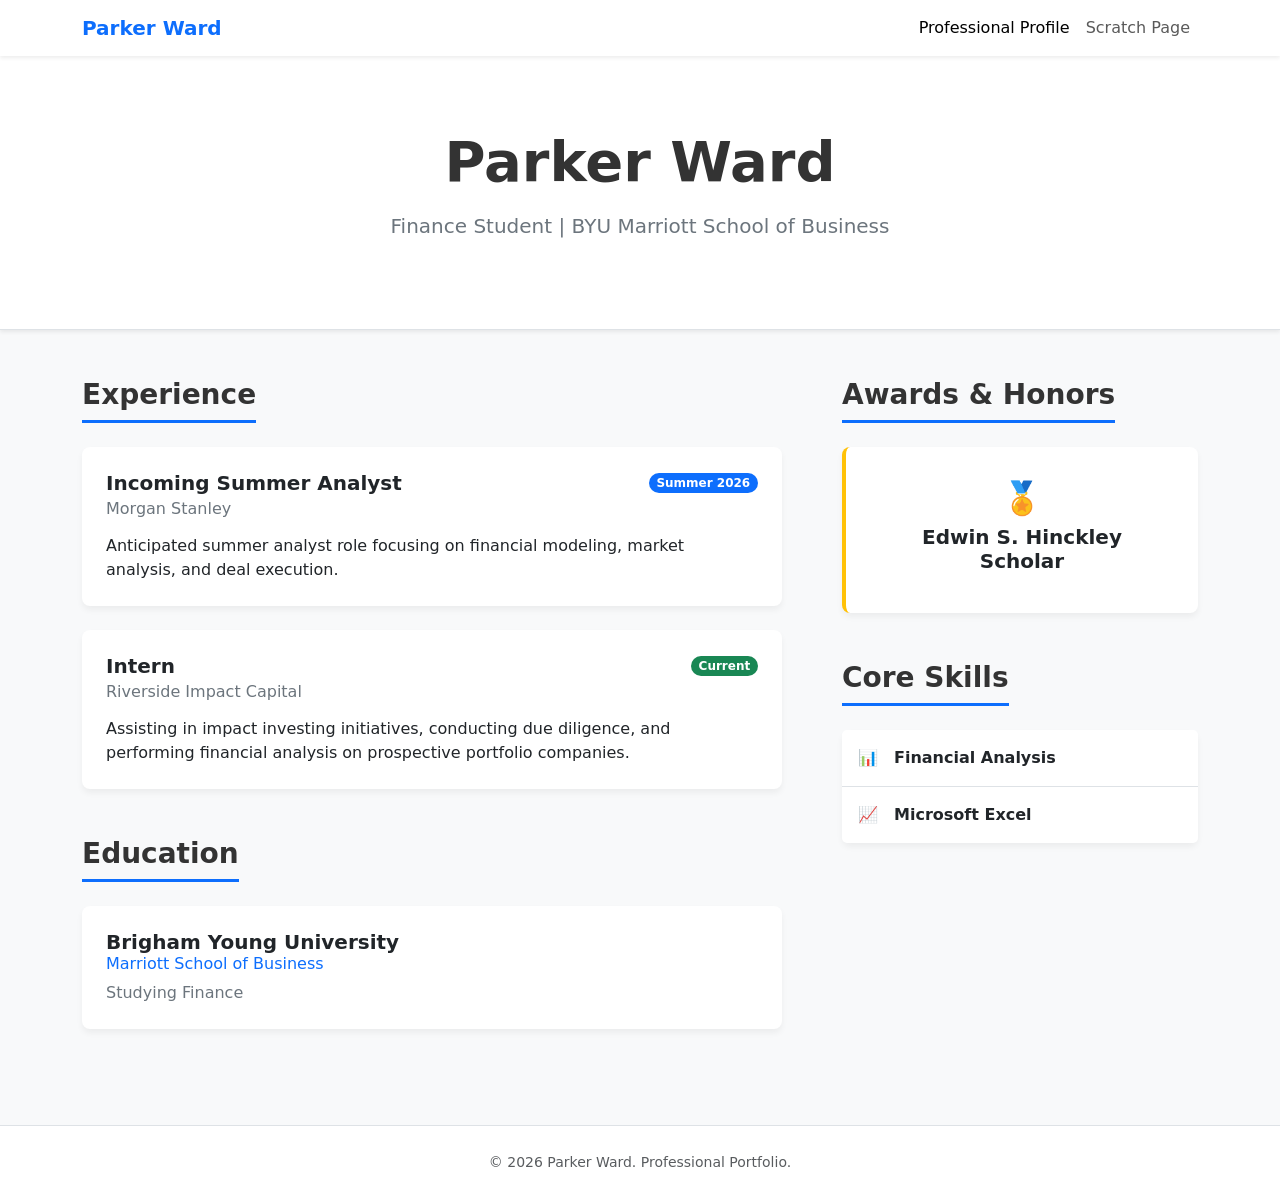
<file: index.html>
<!DOCTYPE html>
<html lang="en">
<head>
    <meta charset="UTF-8">
    <meta name="viewport" content="width=device-width, initial-scale=1.0">
    <title>Parker Ward | Finance Portfolio</title>
    
    <link href="https://cdn.jsdelivr.net/npm/bootstrap@5.3.0/dist/css/bootstrap.min.css" rel="stylesheet">
    
    <style>
        body {
            background-color: #f8f9fa; /* Very light gray to make white cards pop */
            color: #333;
        }
        .section-title {
            border-bottom: 3px solid #0d6efd; /* Bootstrap primary blue */
            padding-bottom: 8px;
            margin-bottom: 24px;
            display: inline-block;
        }
        .resume-card {
            background: white;
            border: none;
            box-shadow: 0 4px 6px rgba(0,0,0,0.05);
            transition: transform 0.2s ease-in-out;
            border-radius: 8px;
        }
        .resume-card:hover {
            transform: translateY(-3px); /* Slight lift effect on hover */
        }
    </style>
</head>
<body>

    <nav class="navbar navbar-expand-lg navbar-light bg-white shadow-sm sticky-top">
        <div class="container">
            <a class="navbar-brand fw-bold text-primary" href="index.html">Parker Ward</a>
            <button class="navbar-toggler" type="button" data-bs-toggle="collapse" data-bs-target="#navbarNav">
                <span class="navbar-toggler-icon"></span>
            </button>
            <div class="collapse navbar-collapse justify-content-end" id="navbarNav">
                <ul class="navbar-nav">
                    <li class="nav-item">
                        <a class="nav-link active" href="index.html">Professional Profile</a>
                    </li>
                    <li class="nav-item">
                        <a class="nav-link" href="scratch.html">Scratch Page</a>
                    </li>
                </ul>
            </div>
        </div>
    </nav>

    <header class="bg-white py-5 border-bottom shadow-sm text-center">
        <div class="container py-4">
            <h1 class="display-4 fw-bold">Parker Ward</h1>
            <p class="lead text-secondary mt-3">Finance Student | BYU Marriott School of Business</p>
        </div>
    </header>

    <main class="container py-5">
        <div class="row">
            
            <div class="col-lg-8 pe-lg-5">
                
                <section class="mb-5">
                    <h3 class="section-title fw-bold">Experience</h3>
                    
                    <div class="card resume-card mb-4 p-2">
                        <div class="card-body">
                            <div class="d-flex justify-content-between align-items-center mb-2">
                                <h5 class="card-title fw-bold mb-0">Incoming Summer Analyst</h5>
                                <span class="badge bg-primary rounded-pill">Summer 2026</span>
                            </div>
                            <h6 class="card-subtitle mb-3 text-secondary">Morgan Stanley</h6>
                            <p class="card-text mb-0">Anticipated summer analyst role focusing on financial modeling, market analysis, and deal execution.</p>
                        </div>
                    </div>

                    <div class="card resume-card mb-4 p-2">
                        <div class="card-body">
                            <div class="d-flex justify-content-between align-items-center mb-2">
                                <h5 class="card-title fw-bold mb-0">Intern</h5>
                                <span class="badge bg-success rounded-pill">Current</span>
                            </div>
                            <h6 class="card-subtitle mb-3 text-secondary">Riverside Impact Capital</h6>
                            <p class="card-text mb-0">Assisting in impact investing initiatives, conducting due diligence, and performing financial analysis on prospective portfolio companies.</p>
                        </div>
                    </div>
                </section>

                <section class="mb-5">
                    <h3 class="section-title fw-bold">Education</h3>
                    <div class="card resume-card mb-4 p-2">
                        <div class="card-body">
                            <h5 class="card-title fw-bold mb-1">Brigham Young University</h5>
                            <h6 class="card-subtitle mb-2 text-primary">Marriott School of Business</h6>
                            <p class="card-text text-secondary mb-0">Studying Finance</p>
                        </div>
                    </div>
                </section>
            </div>

            <div class="col-lg-4">
                
                <section class="mb-5">
                    <h3 class="section-title fw-bold">Awards & Honors</h3>
                    <div class="card resume-card p-3 border-start border-4 border-warning">
                        <div class="card-body text-center">
                            <h2 class="mb-2">🏅</h2>
                            <h5 class="card-title fw-bold">Edwin S. Hinckley Scholar</h5>
                        </div>
                    </div>
                </section>

                <section class="mb-5">
                    <h3 class="section-title fw-bold">Core Skills</h3>
                    <div class="card resume-card">
                        <ul class="list-group list-group-flush">
                            <li class="list-group-item d-flex align-items-center py-3">
                                📊 <span class="ms-3 fw-semibold">Financial Analysis</span>
                            </li>
                            <li class="list-group-item d-flex align-items-center py-3">
                                📈 <span class="ms-3 fw-semibold">Microsoft Excel</span>
                            </li>
                        </ul>
                    </div>
                </section>

            </div>
        </div>
    </main>

    <footer class="bg-white border-top py-4 mt-auto">
        <div class="container text-center text-muted">
            <small>&copy; 2026 Parker Ward. Professional Portfolio.</small>
        </div>
    </footer>

    <script src="https://cdn.jsdelivr.net/npm/bootstrap@5.3.0/dist/js/bootstrap.bundle.min.js"></script>
</body>
</html>
</file>
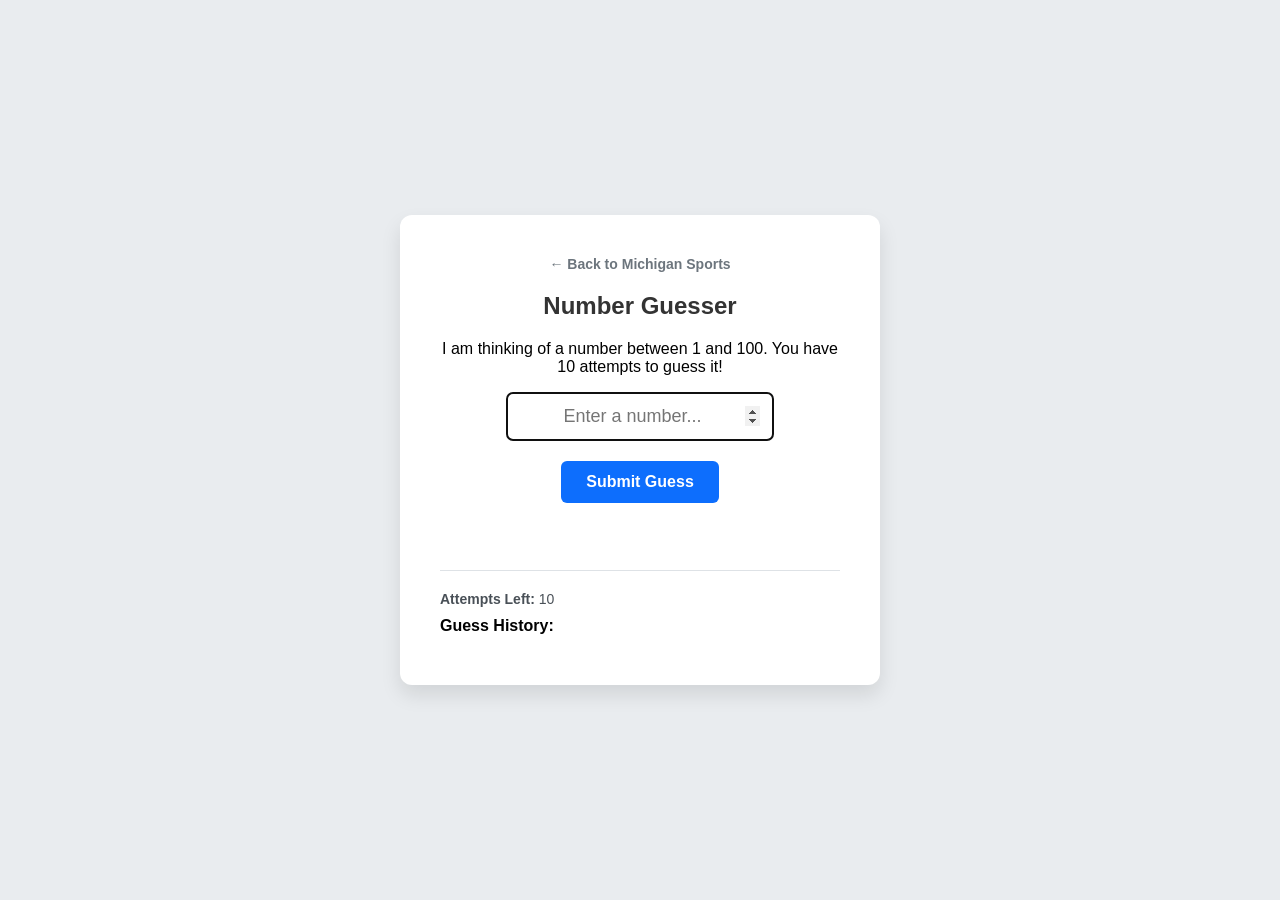
<file: webapp.html>
<!DOCTYPE html>
<html lang="en">
<head>
    <meta charset="UTF-8">
    <meta name="viewport" content="width=device-width, initial-scale=1.0">
    <title>Number Guessing Game</title>
    <style>
        /* CSS Styling */
        body {
            font-family: 'Helvetica Neue', Arial, sans-serif;
            background-color: #e9ecef;
            display: flex;
            justify-content: center;
            align-items: center;
            min-height: 100vh;
            margin: 0;
        }
        .game-card {
            background-color: #ffffff;
            padding: 40px;
            border-radius: 12px;
            box-shadow: 0 10px 20px rgba(0,0,0,0.1);
            text-align: center;
            max-width: 400px;
            width: 90%;
        }
        .nav-link {
            display: inline-block;
            margin-bottom: 20px;
            text-decoration: none;
            color: #6c757d;
            font-size: 14px;
            font-weight: bold;
        }
        .nav-link:hover {
            color: #0d6efd;
        }
        h2 {
            margin-top: 0;
            color: #333;
        }
        input[type="number"] {
            width: 60%;
            padding: 12px;
            font-size: 18px;
            border: 2px solid #dee2e6;
            border-radius: 6px;
            margin-bottom: 20px;
            text-align: center;
        }
        button {
            background-color: #0d6efd;
            color: white;
            border: none;
            padding: 12px 25px;
            font-size: 16px;
            font-weight: bold;
            border-radius: 6px;
            cursor: pointer;
            transition: background-color 0.2s;
        }
        button:hover {
            background-color: #0b5ed7;
        }
        button:disabled {
            background-color: #6c757d;
            cursor: not-allowed;
        }
        .message {
            font-size: 18px;
            font-weight: bold;
            margin: 20px 0;
            min-height: 27px;
        }
        .text-danger { color: #dc3545; }
        .text-success { color: #198754; }
        .text-warning { color: #fd7e14; }
        
        .stats {
            display: flex;
            justify-content: space-between;
            margin-top: 20px;
            padding-top: 20px;
            border-top: 1px solid #dee2e6;
            font-size: 14px;
            color: #495057;
        }
        .history-list {
            list-style: none;
            padding: 0;
            margin: 10px 0 0 0;
            text-align: left;
            font-size: 13px;
            max-height: 100px;
            overflow-y: auto;
        }
        .history-list li {
            padding: 4px 0;
            border-bottom: 1px dashed #e9ecef;
        }
    </style>
</head>
<body>

    <div class="game-card">
        <a href="scratch.html" class="nav-link">&larr; Back to Michigan Sports</a>
        
        <h2>Number Guesser</h2>
        <p>I am thinking of a number between 1 and 100. You have 10 attempts to guess it!</p>
        
        <input type="number" id="guessInput" placeholder="Enter a number..." min="1" max="100">
        <br>
        <button id="guessBtn" onclick="checkGuess()">Submit Guess</button>
        <button id="restartBtn" onclick="resetGame()" style="display: none; background-color: #198754;">Play Again</button>

        <div id="message" class="message"></div>

        <div class="stats">
            <div><strong>Attempts Left:</strong> <span id="attempts">10</span></div>
        </div>
        <div style="text-align: left; margin-top: 10px;">
            <strong>Guess History:</strong>
            <ul id="history" class="history-list"></ul>
        </div>
    </div>

    <script>
        let targetNumber;
        let attemptsLeft;
        let gameActive = true;

        // Initialize game on load
        resetGame();

        function checkGuess() {
            if (!gameActive) return;

            const guessInput = document.getElementById('guessInput');
            const message = document.getElementById('message');
            const attemptsSpan = document.getElementById('attempts');
            const historyList = document.getElementById('history');
            const guess = parseInt(guessInput.value);

            // Validation
            if (isNaN(guess) || guess < 1 || guess > 100) {
                message.textContent = "Please enter a valid number between 1 and 100.";
                message.className = "message text-warning";
                return;
            }

            attemptsLeft--;
            attemptsSpan.textContent = attemptsLeft;

            let historyText = "";

            // Check Win/Loss/Hint Conditions
            if (guess === targetNumber) {
                message.textContent = `🎉 Correct! The number was ${targetNumber}!`;
                message.className = "message text-success";
                historyText = `${guess} - Correct!`;
                endGame();
            } else if (attemptsLeft === 0) {
                message.textContent = `💀 Game Over! The number was ${targetNumber}.`;
                message.className = "message text-danger";
                historyText = `${guess} - Wrong (Game Over)`;
                endGame();
            } else if (guess > targetNumber) {
                message.textContent = "Too high! Try a lower number.";
                message.className = "message text-danger";
                historyText = `${guess} - Too high`;
            } else {
                message.textContent = "Too low! Try a higher number.";
                message.className = "message text-warning";
                historyText = `${guess} - Too low`;
            }

            // Add to history log
            const li = document.createElement('li');
            li.textContent = historyText;
            historyList.insertBefore(li, historyList.firstChild); // Adds to top of list

            // Clear input
            guessInput.value = '';
            guessInput.focus();
        }

        function endGame() {
            gameActive = false;
            document.getElementById('guessInput').disabled = true;
            document.getElementById('guessBtn').style.display = 'none';
            document.getElementById('restartBtn').style.display = 'inline-block';
        }

        function resetGame() {
            targetNumber = Math.floor(Math.random() * 100) + 1;
            attemptsLeft = 10;
            gameActive = true;

            document.getElementById('attempts').textContent = attemptsLeft;
            document.getElementById('message').textContent = "";
            document.getElementById('history').innerHTML = "";
            
            const guessInput = document.getElementById('guessInput');
            guessInput.disabled = false;
            guessInput.value = '';
            
            document.getElementById('guessBtn').style.display = 'inline-block';
            document.getElementById('restartBtn').style.display = 'none';
            
            guessInput.focus();
        }
    </script>
</body>
</html>
</file>
